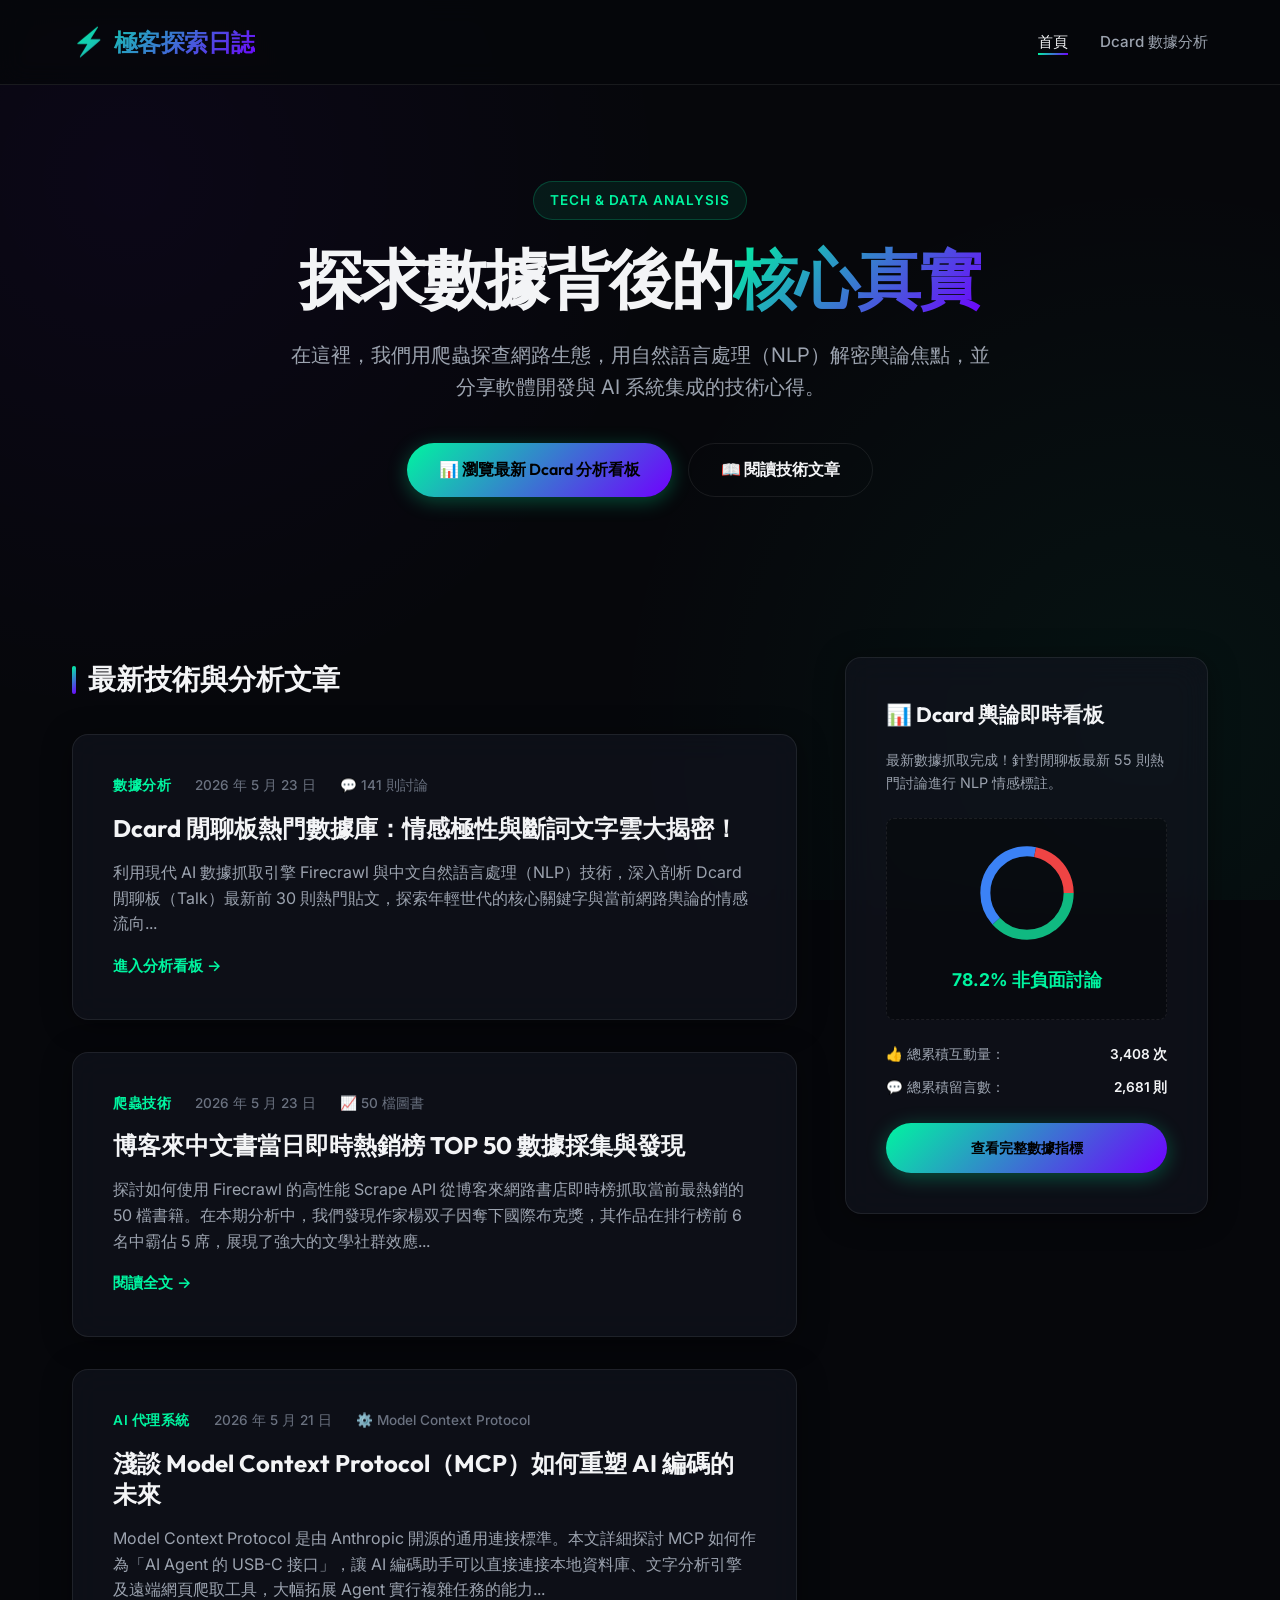
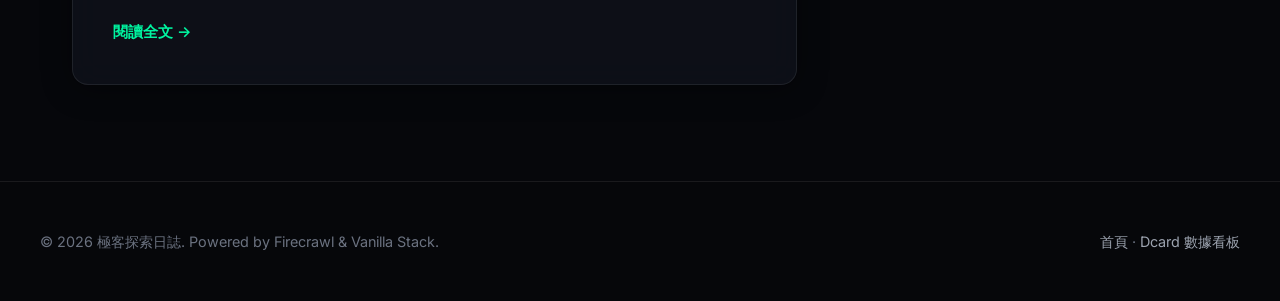
<file: blog/index.html>
<!DOCTYPE html>
<html lang="zh-TW">
<head>
    <meta charset="UTF-8">
    <meta name="viewport" content="width=device-width, initial-scale=1.0">
    
    <!-- SEO Meta Tags -->
    <title>極客探索日誌 | 技術與數據洞察部落格</title>
    <meta name="description" content="分享最新的軟體開發技術、AI 代理系統、Web 數據爬取以及自然語言處理（NLP）輿情分析的個人部落格。">
    
    <!-- CSS Stylesheet -->
    <link rel="stylesheet" href="style.css">
</head>
<body>

    <!-- --- Header Navigation --- -->
    <header>
        <div class="nav-container">
            <a href="index.html" class="logo" id="nav-logo">
                <span style="font-size: 1.7rem;">⚡</span> 極客探索日誌
            </a>
            <nav>
                <ul class="nav-links">
                    <li><a href="index.html" class="active" id="nav-home">首頁</a></li>
                    <li><a href="dcard-analysis.html" id="nav-analytics">Dcard 數據分析</a></li>
                </ul>
            </nav>
        </div>
    </header>

    <!-- --- Hero Section --- -->
    <section class="hero" id="hero-banner">
        <span class="hero-tag">Tech & Data Analysis</span>
        <h1>探求數據背後的<span>核心真實</span></h1>
        <p>在這裡，我們用爬蟲探查網路生態，用自然語言處理（NLP）解密輿論焦點，並分享軟體開發與 AI 系統集成的技術心得。</p>
        <div style="display: flex; justify-content: center; gap: 1rem;">
            <a href="dcard-analysis.html" class="btn btn-primary" id="hero-cta-primary">
                📊 瀏覽最新 Dcard 分析看板
            </a>
            <a href="#recent-posts-list" class="btn btn-secondary" id="hero-cta-secondary">
                📖 閱讀技術文章
            </a>
        </div>
    </section>

    <!-- --- Main Content Grid --- -->
    <main class="main-container">
        <div class="home-layout">
            
            <!-- Left Column: Blog Posts -->
            <section class="posts-section">
                <h2 class="section-title" id="sec-title-posts">最新技術與分析文章</h2>
                
                <div class="post-list" id="recent-posts-list">
                    <!-- The Dcard Post will be dynamically prepended here by app.js -->
                    
                    <article class="post-card glass-card" id="blog-post-books">
                        <div class="post-meta">
                            <span class="tag">爬蟲技術</span>
                            <span>2026 年 5 月 23 日</span>
                            <span>📈 50 檔圖書</span>
                        </div>
                        <h3><a href="javascript:void(0)">博客來中文書當日即時熱銷榜 TOP 50 數據採集與發現</a></h3>
                        <p>探討如何使用 Firecrawl 的高性能 Scrape API 從博客來網路書店即時榜抓取當前最熱銷的 50 檔書籍。在本期分析中，我們發現作家楊双子因奪下國際布克獎，其作品在排行榜前 6 名中霸佔 5 席，展現了強大的文學社群效應...</p>
                        <div>
                            <a href="javascript:void(0)" class="read-more">閱讀全文 →</a>
                        </div>
                    </article>

                    <article class="post-card glass-card" id="blog-post-mcp">
                        <div class="post-meta">
                            <span class="tag">AI 代理系統</span>
                            <span>2026 年 5 月 21 日</span>
                            <span>⚙️ Model Context Protocol</span>
                        </div>
                        <h3><a href="javascript:void(0)">淺談 Model Context Protocol（MCP）如何重塑 AI 編碼的未來</a></h3>
                        <p>Model Context Protocol 是由 Anthropic 開源的通用連接標準。本文詳細探討 MCP 如何作為「AI Agent 的 USB-C 接口」，讓 AI 編碼助手可以直接連接本地資料庫、文字分析引擎及遠端網頁爬取工具，大幅拓展 Agent 實行複雜任務的能力...</p>
                        <div>
                            <a href="javascript:void(0)" class="read-more">閱讀全文 →</a>
                        </div>
                    </article>
                </div>
            </section>

            <!-- Right Column: Sidebar -->
            <aside class="sidebar">
                
                <!-- Dcard Analytics Preview Card -->
                <div class="glass-card" style="position: sticky; top: 120px;" id="sidebar-preview-card">
                    <h3 style="font-family: var(--font-heading); font-size: 1.3rem; margin-bottom: 1rem; display: flex; align-items: center; gap: 0.5rem;">
                        📊 Dcard 輿論即時看板
                    </h3>
                    <p style="color: var(--color-text-secondary); font-size: 0.9rem; margin-bottom: 1rem;">
                        最新數據抓取完成！針對閒聊板最新 55 則熱門討論進行 NLP 情感標註。
                    </p>
                    
                    <div class="preview-chart-box">
                        <svg width="100" height="100" viewBox="0 0 120 120">
                            <circle cx="60" cy="60" r="50" fill="transparent" stroke="rgba(255,255,255,0.05)" stroke-width="12" />
                            <circle cx="60" cy="60" r="50" fill="transparent" stroke="var(--color-positive)" stroke-width="12" stroke-dasharray="120 314" stroke-dashoffset="0" />
                            <circle cx="60" cy="60" r="50" fill="transparent" stroke="var(--color-neutral)" stroke-width="12" stroke-dasharray="125 314" stroke-dashoffset="-120" />
                            <circle cx="60" cy="60" r="50" fill="transparent" stroke="var(--color-negative)" stroke-width="12" stroke-dasharray="69 314" stroke-dashoffset="-245" />
                        </svg>
                        <div style="font-size: 1.1rem; font-weight: 700; color: var(--accent-emerald);">78.2% 非負面討論</div>
                    </div>
                    
                    <div style="display: flex; flex-direction: column; gap: 0.75rem; font-size: 0.85rem; color: var(--color-text-secondary); margin-bottom: 1.5rem;">
                        <div style="display: flex; justify-content: space-between;">
                            <span>👍 總累積互動量：</span>
                            <span style="font-weight: 600; color: var(--color-text-primary);">3,408 次</span>
                        </div>
                        <div style="display: flex; justify-content: space-between;">
                            <span>💬 總累積留言數：</span>
                            <span style="font-weight: 600; color: var(--color-text-primary);">2,681 則</span>
                        </div>
                    </div>
                    
                    <a href="dcard-analysis.html" class="btn btn-primary" style="width: 100%; justify-content: center; font-size: 0.9rem;" id="sidebar-cta-btn">
                        查看完整數據指標
                    </a>
                </div>
            </aside>

        </div>
    </main>

    <!-- --- Footer --- -->
    <footer>
        <div style="max-width: 1200px; margin: 0 auto; display: flex; justify-content: space-between; align-items: center; flex-wrap: wrap; gap: 1rem;">
            <p>© 2026 極客探索日誌. Powered by Firecrawl & Vanilla Stack.</p>
            <p>
                <a href="index.html">首頁</a> · 
                <a href="dcard-analysis.html">Dcard 數據看板</a>
            </p>
        </div>
    </footer>

    <!-- JS Scripts -->
    <script src="app.js"></script>
</body>
</html>
</file>
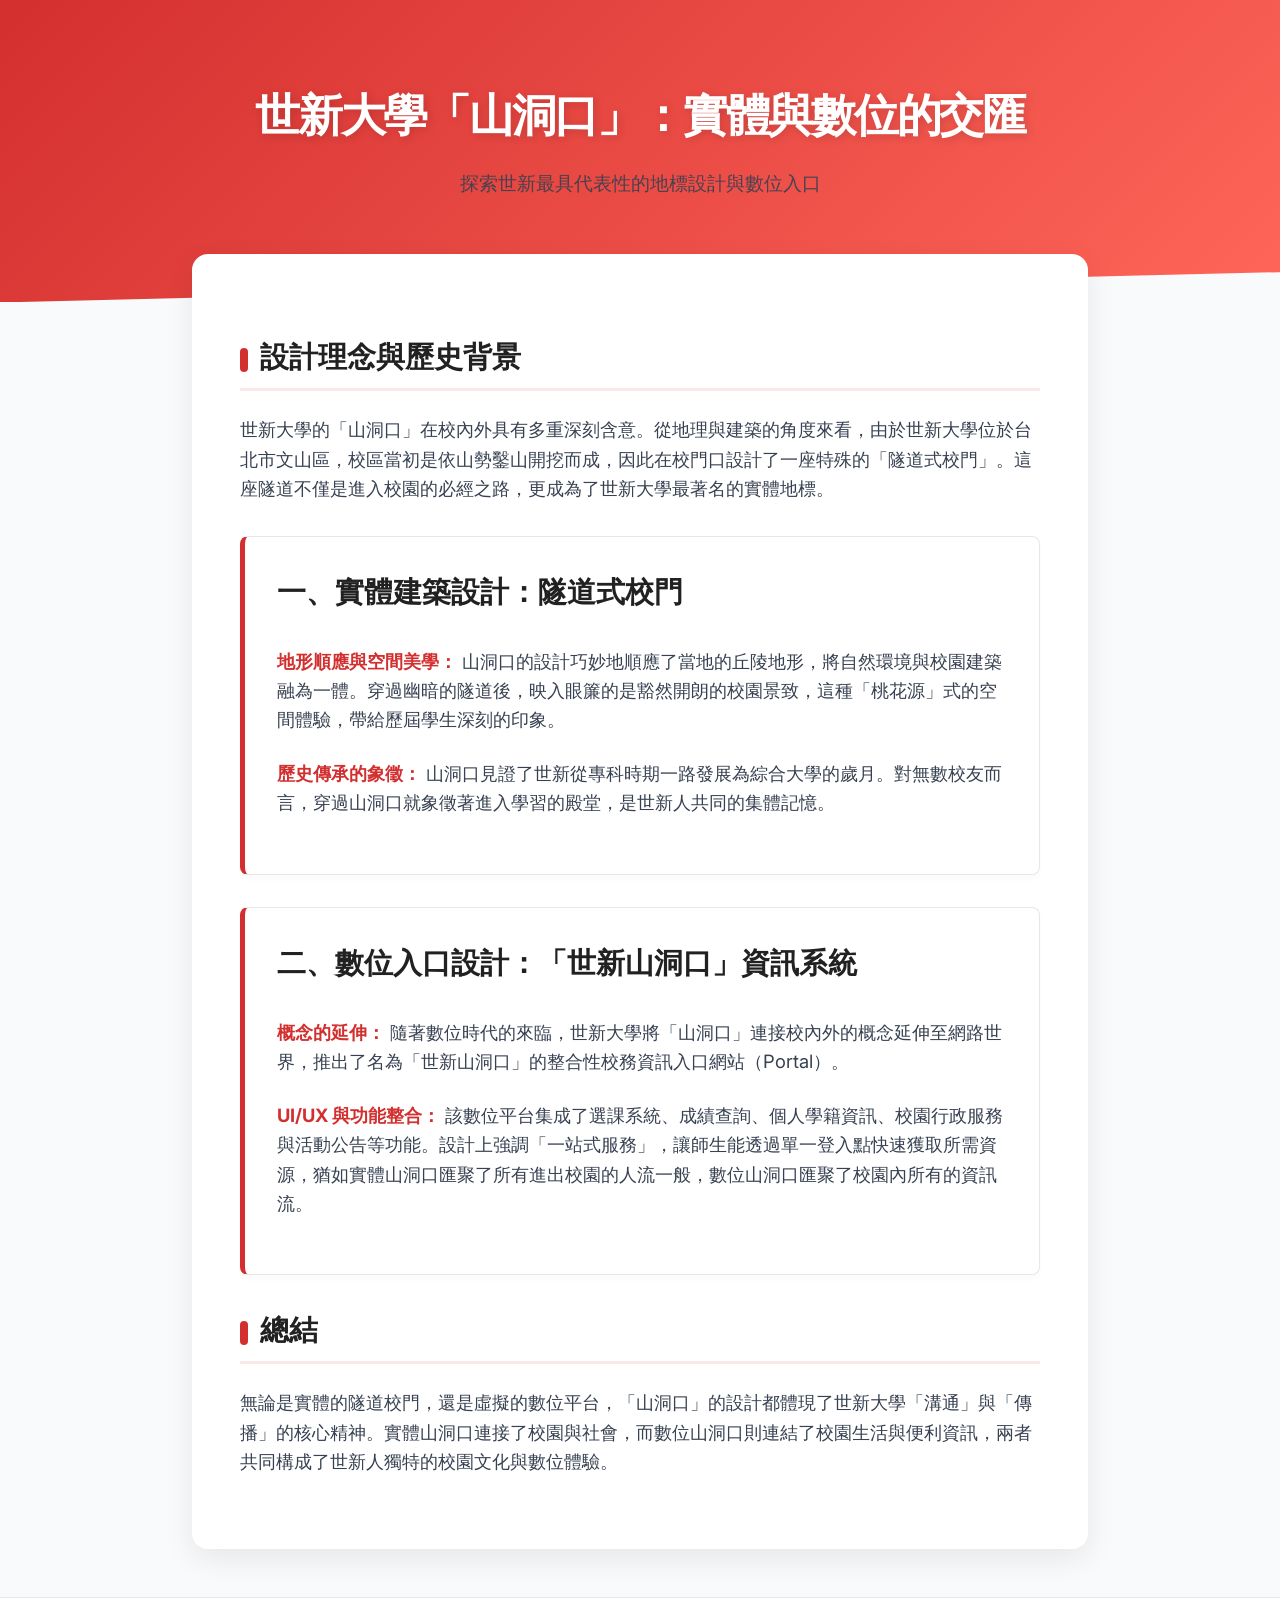
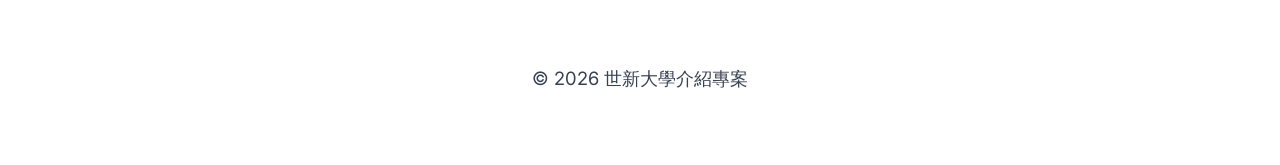
<file: shu_tunnel.html>
<!DOCTYPE html>
<html lang="zh-TW">
<head>
    <meta charset="UTF-8">
    <meta name="viewport" content="width=device-width, initial-scale=1.0">
    <meta name="description" content="世新大學「山洞口」設計介紹，包含實體隧道校門的地標意義以及數位校務資訊系統的整合設計理念。">
    <title>世新大學「山洞口」設計介紹</title>
    <style>
        /* Vanilla CSS with modern aesthetics */
        :root {
            --primary: #d32f2f;
            --primary-light: #ff6659;
            --secondary: #212121;
            --bg: #f9fafb;
            --text: #374151;
            --text-light: #6b7280;
        }
        body { 
            font-family: 'Inter', -apple-system, BlinkMacSystemFont, sans-serif; 
            background-color: var(--bg); 
            color: var(--text); 
            margin: 0; 
            padding: 0; 
            line-height: 1.6;
        }
        header { 
            background: linear-gradient(135deg, var(--primary), var(--primary-light)); 
            color: white; 
            padding: 5rem 2rem; 
            text-align: center; 
            clip-path: polygon(0 0, 100% 0, 100% 90%, 0 100%);
        }
        h1 { 
            margin: 0; 
            font-size: 2.8rem; 
            font-weight: 800;
            text-shadow: 2px 2px 8px rgba(0,0,0,0.15); 
            letter-spacing: -0.05em;
        }
        header p {
            font-size: 1.2rem;
            opacity: 0.9;
            margin-top: 1rem;
            font-weight: 300;
        }
        .container { 
            max-width: 800px; 
            margin: -3rem auto 3rem; 
            padding: 3rem; 
            background: white; 
            border-radius: 16px; 
            box-shadow: 0 10px 30px rgba(0,0,0,0.08); 
            position: relative;
            z-index: 1;
        }
        h2 { 
            color: var(--secondary); 
            font-size: 1.8rem;
            margin-top: 2rem;
            border-bottom: 3px solid rgba(211, 47, 47, 0.1); 
            padding-bottom: 0.5rem; 
        }
        h2::before {
            content: "";
            display: inline-block;
            width: 8px;
            height: 24px;
            background-color: var(--primary);
            margin-right: 12px;
            border-radius: 4px;
            vertical-align: middle;
        }
        p { 
            font-size: 1.15rem; 
            color: var(--text);
            margin-bottom: 1.5rem;
        }
        strong {
            color: var(--primary);
        }
        .card { 
            background: #ffffff; 
            border: 1px solid #e5e7eb;
            border-left: 5px solid var(--primary); 
            padding: 2rem; 
            margin: 2rem 0; 
            border-radius: 8px; 
            transition: all 0.3s cubic-bezier(0.4, 0, 0.2, 1); 
            box-shadow: 0 4px 6px rgba(0,0,0,0.02);
        }
        .card:hover { 
            transform: translateY(-8px); 
            box-shadow: 0 12px 24px rgba(0,0,0,0.1); 
            border-left-color: var(--primary-light);
        }
        .card h2 {
            border: none;
            margin-top: 0;
        }
        .card h2::before {
            display: none;
        }
        footer { 
            text-align: center; 
            padding: 3rem 2rem; 
            color: var(--text-light); 
            font-size: 0.95rem; 
            background-color: white;
            border-top: 1px solid #e5e7eb;
        }
        
        @media (max-width: 768px) {
            .container {
                margin: -2rem 1rem 2rem;
                padding: 1.5rem;
            }
            h1 {
                font-size: 2rem;
            }
        }
    </style>
    <link href="https://fonts.googleapis.com/css2?family=Inter:wght@300;400;600;800&display=swap" rel="stylesheet">
</head>
<body>
    <header>
        <h1>世新大學「山洞口」：實體與數位的交匯</h1>
        <p>探索世新最具代表性的地標設計與數位入口</p>
    </header>
    <div class="container">
        <section>
            <h2>設計理念與歷史背景</h2>
            <p>世新大學的「山洞口」在校內外具有多重深刻含意。從地理與建築的角度來看，由於世新大學位於台北市文山區，校區當初是依山勢鑿山開挖而成，因此在校門口設計了一座特殊的「隧道式校門」。這座隧道不僅是進入校園的必經之路，更成為了世新大學最著名的實體地標。</p>
        </section>

        <section class="card">
            <h2>一、實體建築設計：隧道式校門</h2>
            <p><strong>地形順應與空間美學：</strong> 山洞口的設計巧妙地順應了當地的丘陵地形，將自然環境與校園建築融為一體。穿過幽暗的隧道後，映入眼簾的是豁然開朗的校園景致，這種「桃花源」式的空間體驗，帶給歷屆學生深刻的印象。</p>
            <p><strong>歷史傳承的象徵：</strong> 山洞口見證了世新從專科時期一路發展為綜合大學的歲月。對無數校友而言，穿過山洞口就象徵著進入學習的殿堂，是世新人共同的集體記憶。</p>
        </section>

        <section class="card">
            <h2>二、數位入口設計：「世新山洞口」資訊系統</h2>
            <p><strong>概念的延伸：</strong> 隨著數位時代的來臨，世新大學將「山洞口」連接校內外的概念延伸至網路世界，推出了名為「世新山洞口」的整合性校務資訊入口網站（Portal）。</p>
            <p><strong>UI/UX 與功能整合：</strong> 該數位平台集成了選課系統、成績查詢、個人學籍資訊、校園行政服務與活動公告等功能。設計上強調「一站式服務」，讓師生能透過單一登入點快速獲取所需資源，猶如實體山洞口匯聚了所有進出校園的人流一般，數位山洞口匯聚了校園內所有的資訊流。</p>
        </section>

        <section>
            <h2>總結</h2>
            <p>無論是實體的隧道校門，還是虛擬的數位平台，「山洞口」的設計都體現了世新大學「溝通」與「傳播」的核心精神。實體山洞口連接了校園與社會，而數位山洞口則連結了校園生活與便利資訊，兩者共同構成了世新人獨特的校園文化與數位體驗。</p>
        </section>
    </div>
    <footer>
        <p>&copy; 2026 世新大學介紹專案</p>
    </footer>
</body>
</html>
</file>
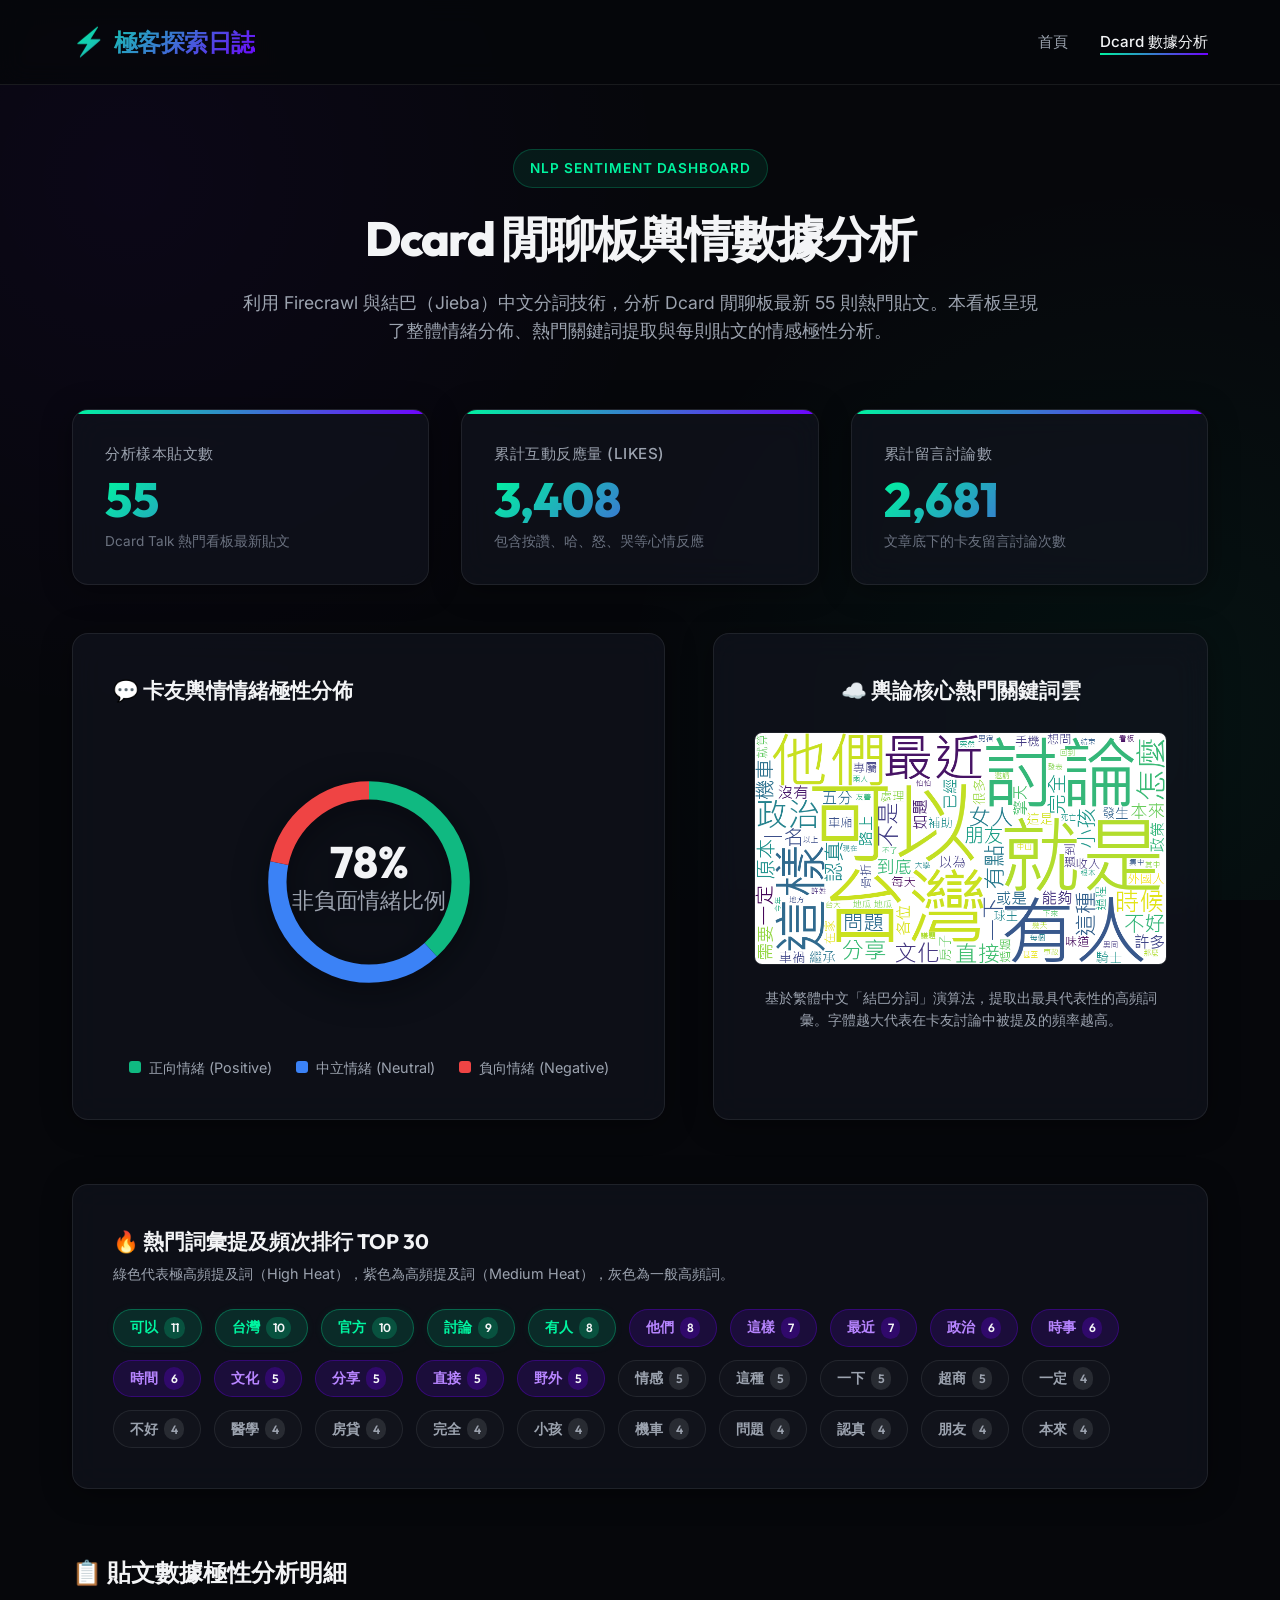
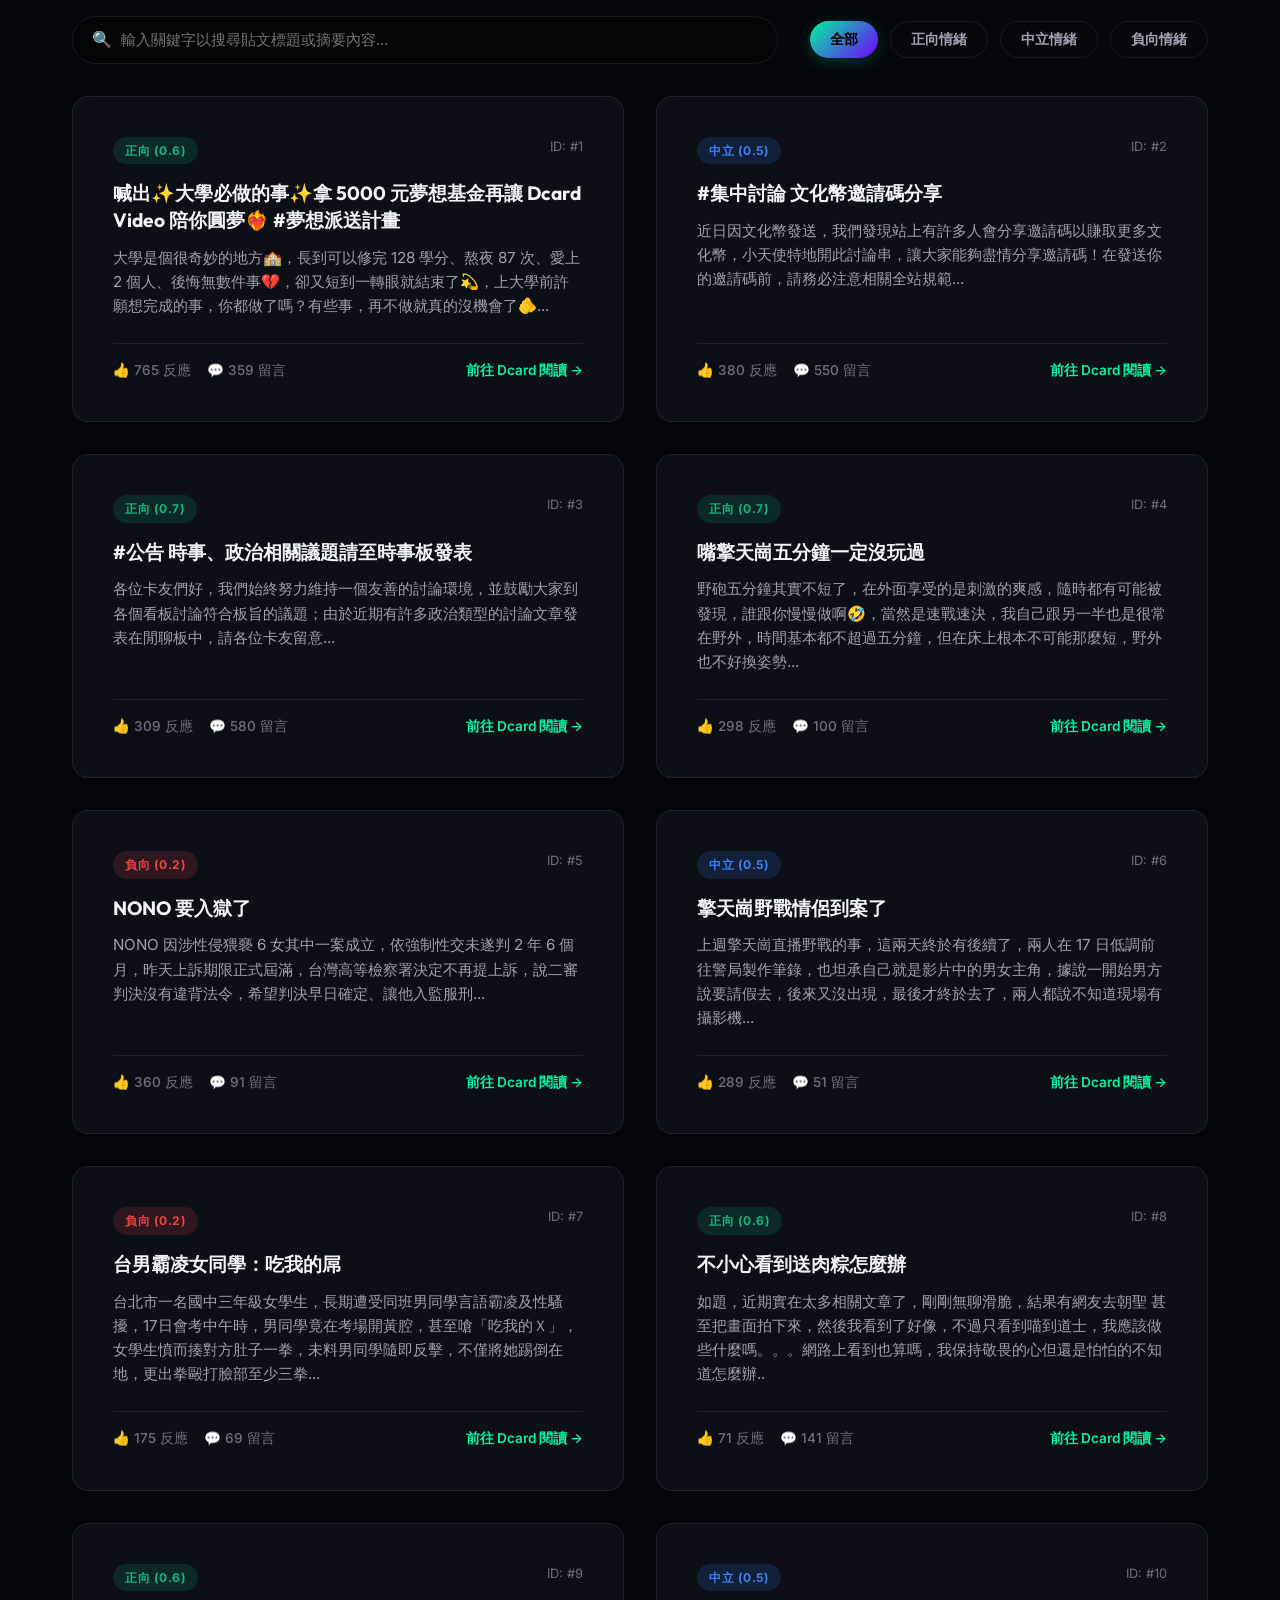
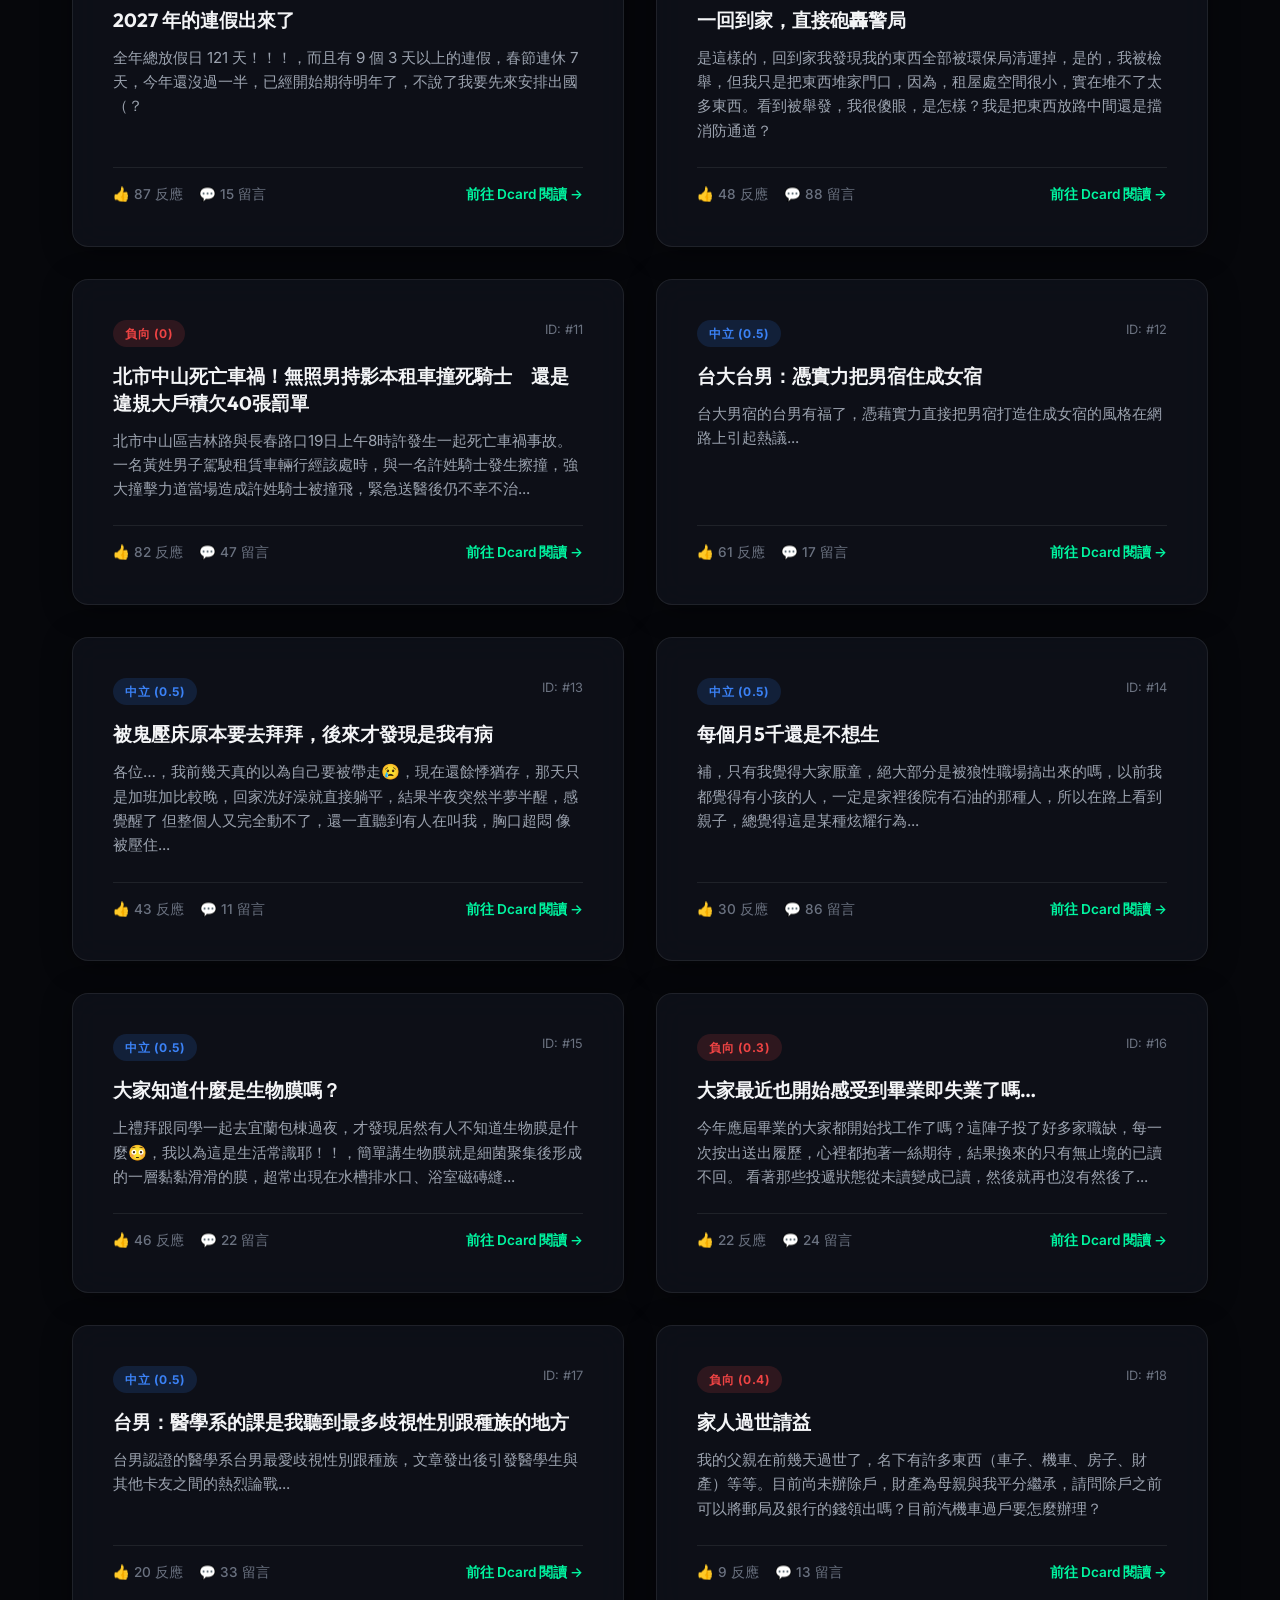
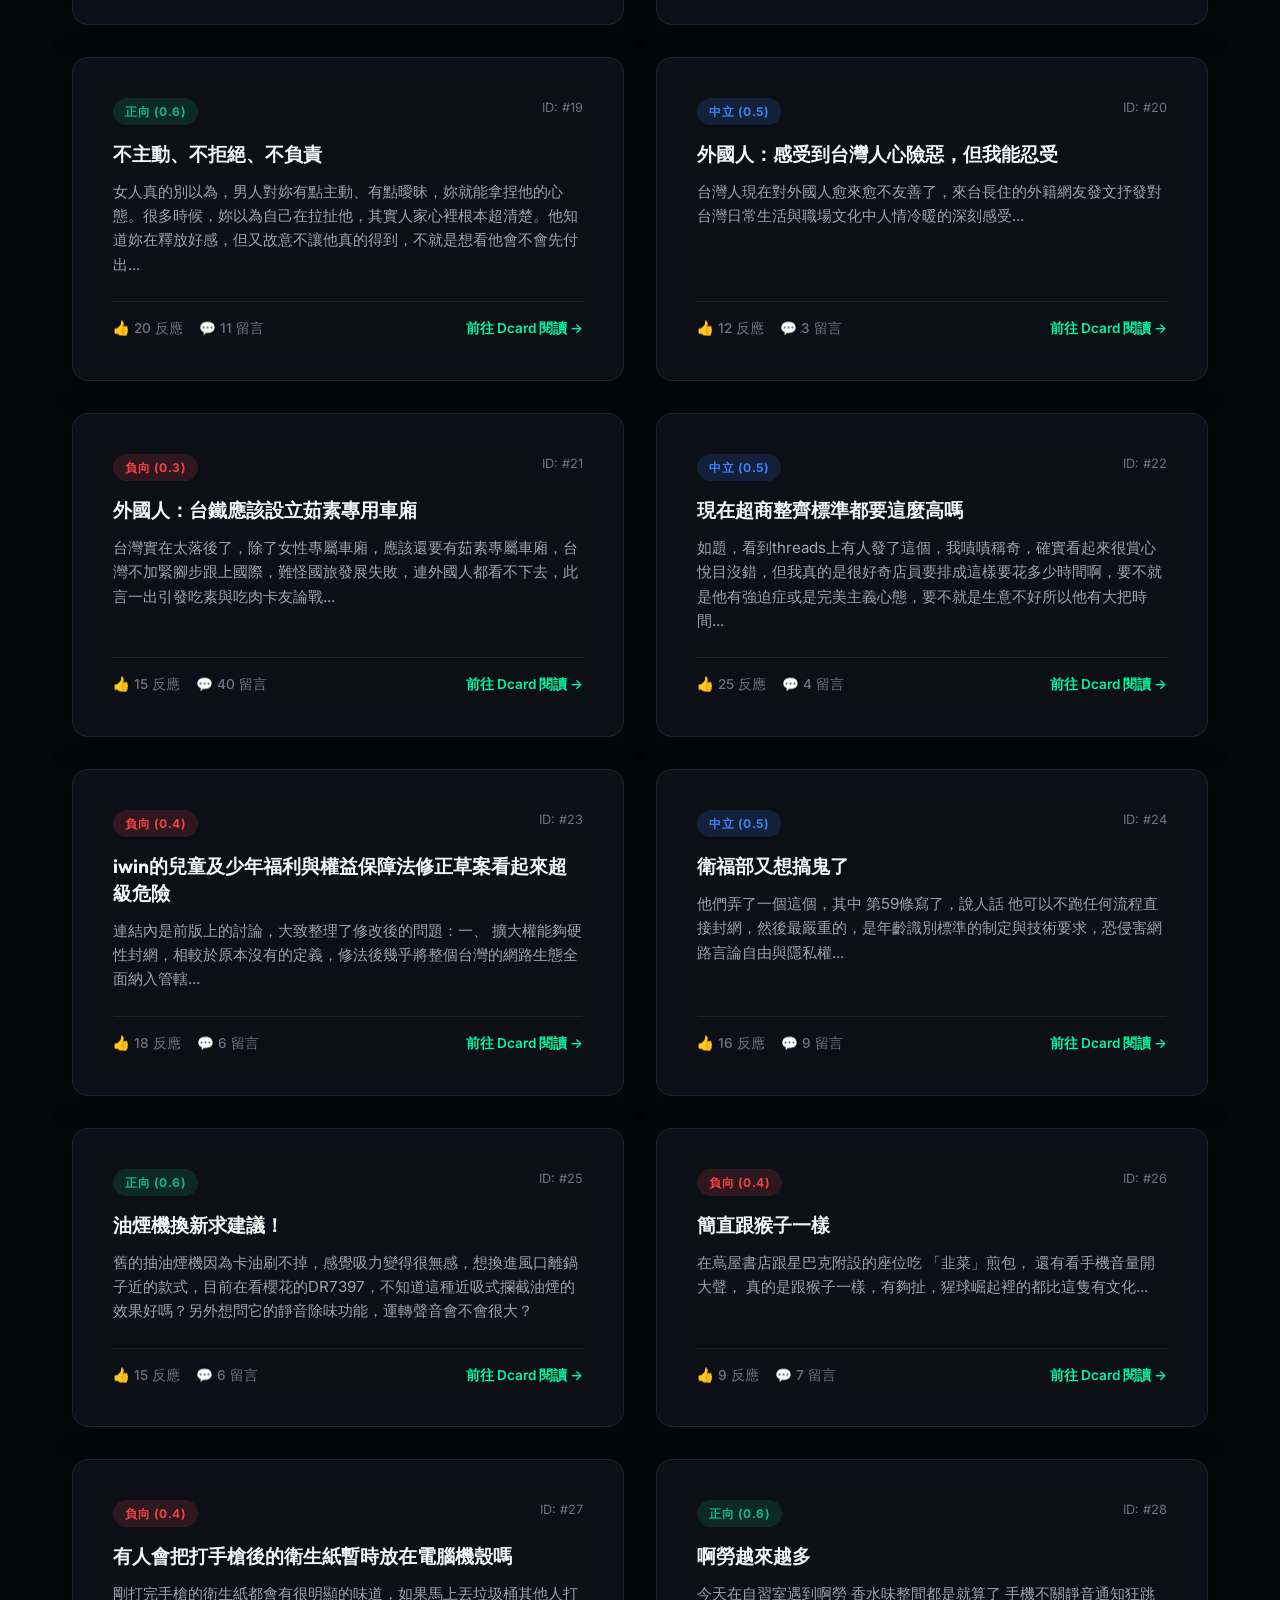
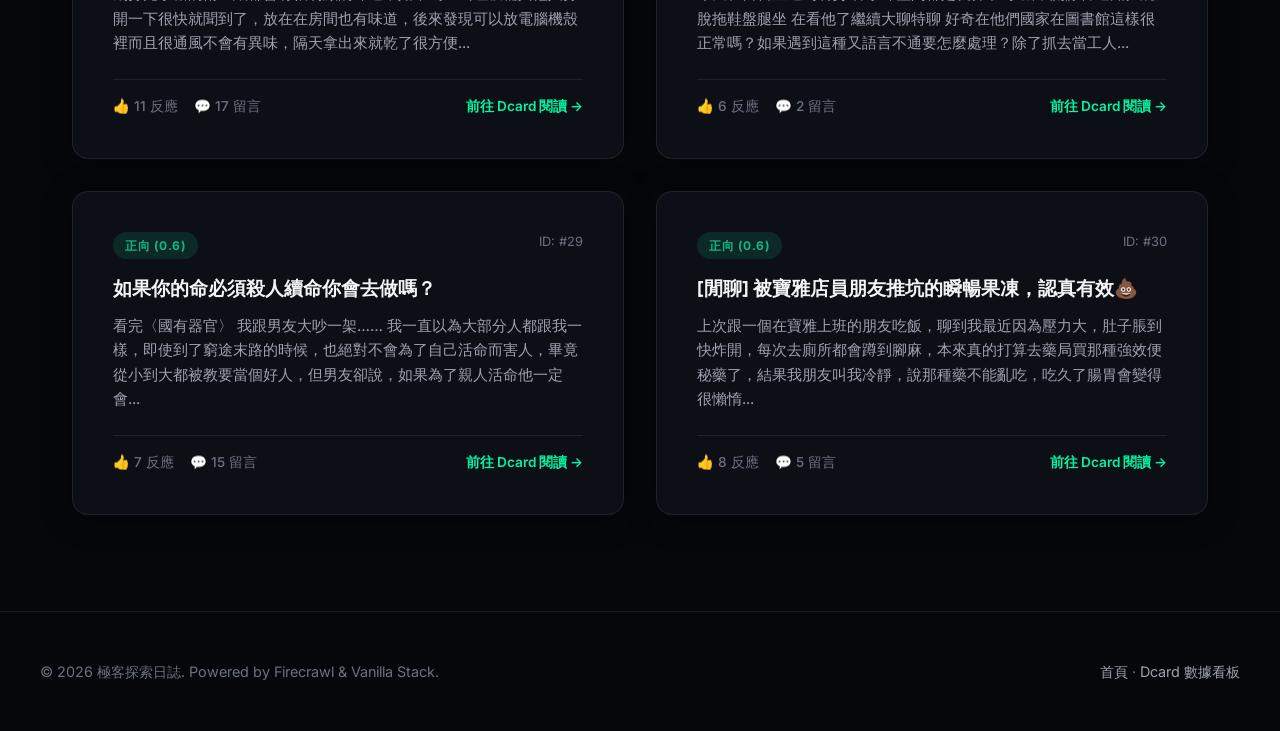
<file: blog/dcard-analysis.html>
<!DOCTYPE html>
<html lang="zh-TW">
<head>
    <meta charset="UTF-8">
    <meta name="viewport" content="width=device-width, initial-scale=1.0">
    
    <!-- SEO Meta Tags -->
    <title>Dcard 閒聊板熱門輿情分析看板 | 極客探索日誌</title>
    <meta name="description" content="使用自然語言處理（NLP）與中文斷詞技術，深度分析 Dcard 閒聊板最新熱門討論，呈現情緒極性分佈與關鍵詞文字雲。">
    
    <!-- CSS Stylesheet -->
    <link rel="stylesheet" href="style.css">
    
    <!-- Custom Page Sub-Styles for Keyword Badges -->
    <style>
        .keyword-badges-card {
            margin-bottom: 4rem;
        }
        .keyword-container {
            display: flex;
            flex-wrap: wrap;
            gap: 0.8rem;
            margin-top: 1.5rem;
        }
        .keyword-badge {
            padding: 0.4rem 1rem;
            border-radius: 50px;
            font-size: 0.9rem;
            font-family: var(--font-heading);
            font-weight: 600;
            display: inline-flex;
            align-items: center;
            gap: 0.4rem;
            border: 1px solid var(--color-border);
            transition: var(--transition-smooth);
            cursor: default;
        }
        .keyword-badge small {
            font-size: 0.75rem;
            padding: 0.1rem 0.4rem;
            border-radius: 50px;
            background: rgba(255, 255, 255, 0.1);
            color: var(--color-text-secondary);
        }
        /* Heat Colors based on Frequency */
        .keyword-badge.heat-high {
            background: rgba(0, 245, 160, 0.12);
            color: var(--accent-emerald);
            border-color: rgba(0, 245, 160, 0.3);
            box-shadow: 0 0 10px rgba(0, 245, 160, 0.05);
        }
        .keyword-badge.heat-high small {
            background: rgba(0, 245, 160, 0.2);
            color: var(--color-text-primary);
        }
        .keyword-badge.heat-med {
            background: rgba(112, 0, 255, 0.15);
            color: #b785ff;
            border-color: rgba(112, 0, 255, 0.3);
        }
        .keyword-badge.heat-med small {
            background: rgba(112, 0, 255, 0.25);
            color: var(--color-text-primary);
        }
        .keyword-badge.heat-low {
            background: rgba(255, 255, 255, 0.02);
            color: var(--color-text-secondary);
        }
        .keyword-badge:hover {
            transform: translateY(-2px);
            border-color: rgba(255, 255, 255, 0.3);
            color: var(--color-text-primary);
        }
    </style>
</head>
<body>

    <!-- --- Header Navigation --- -->
    <header>
        <div class="nav-container">
            <a href="index.html" class="logo" id="nav-logo">
                <span style="font-size: 1.7rem;">⚡</span> 極客探索日誌
            </a>
            <nav>
                <ul class="nav-links">
                    <li><a href="index.html" id="nav-home">首頁</a></li>
                    <li><a href="dcard-analysis.html" class="active" id="nav-analytics">Dcard 數據分析</a></li>
                </ul>
            </nav>
        </div>
    </header>

    <!-- --- Inner Page Hero Banner --- -->
    <section class="hero" style="padding: 4rem 2rem 2rem 2rem;">
        <span class="hero-tag">NLP Sentiment Dashboard</span>
        <h1 style="font-size: 3rem;">Dcard 閒聊板輿情數據分析</h1>
        <p style="font-size: 1.1rem; max-width: 800px; margin-bottom: 0;">
            利用 Firecrawl 與結巴（Jieba）中文分詞技術，分析 Dcard 閒聊板最新 55 則熱門貼文。本看板呈現了整體情緒分佈、熱門關鍵詞提取與每則貼文的情感極性分析。
        </p>
    </section>

    <!-- --- Dashboard Container --- -->
    <main class="main-container" style="padding-top: 2rem;">
        
        <!-- 1. Real-time statistics counters -->
        <div class="analytics-dashboard" id="dashboard-counters">
            <div class="glass-card stat-card" id="card-total-posts">
                <span class="stat-label">分析樣本貼文數</span>
                <span class="stat-value" id="stat-total-posts">0</span>
                <span class="stat-desc">Dcard Talk 熱門看板最新貼文</span>
            </div>
            <div class="glass-card stat-card" id="card-total-likes">
                <span class="stat-label">累計互動反應量 (Likes)</span>
                <span class="stat-value" id="stat-total-likes">0</span>
                <span class="stat-desc">包含按讚、哈、怒、哭等心情反應</span>
            </div>
            <div class="glass-card stat-card" id="card-total-comments">
                <span class="stat-label">累計留言討論數</span>
                <span class="stat-value" id="stat-total-comments">0</span>
                <span class="stat-desc">文章底下的卡友留言討論次數</span>
            </div>
        </div>

        <!-- 2. Charts & WordCloud Section -->
        <div class="visuals-grid">
            
            <!-- Left: Donut Chart -->
            <div class="glass-card chart-card" id="sentiment-chart-card">
                <h3 style="font-family: var(--font-heading); font-size: 1.3rem; margin-bottom: 1.5rem;">
                    💬 卡友輿情情緒極性分佈
                </h3>
                <div class="chart-container" id="sentiment-donut-container">
                    <!-- Dynamic Donut Chart SVG will be rendered here by app.js -->
                    <div style="color: var(--color-text-muted);">正在加載圖表模組...</div>
                </div>
                <ul class="legend-list">
                    <li class="legend-item"><span class="legend-color" style="background: var(--color-positive);"></span> 正向情緒 (Positive)</li>
                    <li class="legend-item"><span class="legend-color" style="background: var(--color-neutral);"></span> 中立情緒 (Neutral)</li>
                    <li class="legend-item"><span class="legend-color" style="background: var(--color-negative);"></span> 負向情緒 (Negative)</li>
                </ul>
            </div>

            <!-- Right: WordCloud Image -->
            <div class="glass-card wordcloud-card" id="wordcloud-container-card">
                <h3 style="font-family: var(--font-heading); font-size: 1.3rem; margin-bottom: 1.5rem;">
                    ☁️ 輿論核心熱門關鍵詞雲
                </h3>
                <div style="margin-bottom: 1rem;">
                    <img src="assets/dcard-wordcloud.png" alt="Dcard 閒聊板熱詞文字雲" id="wordcloud-img">
                </div>
                <p style="color: var(--color-text-secondary); font-size: 0.85rem;">
                    基於繁體中文「結巴分詞」演算法，提取出最具代表性的高頻詞彙。字體越大代表在卡友討論中被提及的頻率越高。
                </p>
            </div>

        </div>

        <!-- 3. Segmented Keyword Badges Grid -->
        <div class="glass-card keyword-badges-card" id="keyword-badges-card-block">
            <h3 style="font-family: var(--font-heading); font-size: 1.3rem;">
                🔥 熱門詞彙提及頻次排行 TOP 30
            </h3>
            <p style="color: var(--color-text-secondary); font-size: 0.9rem; margin-top: 0.25rem;">
                綠色代表極高頻提及詞（High Heat），紫色為高頻提及詞（Medium Heat），灰色為一般高頻詞。
            </p>
            <div class="keyword-container" id="keyword-badges-list">
                <!-- Badges will be dynamically populated here by app.js -->
            </div>
        </div>

        <!-- 4. Interactive Analyzed Posts Grid List -->
        <section class="posts-list-section">
            <h3 style="font-family: var(--font-heading); font-size: 1.5rem; margin-bottom: 1.5rem; display: flex; align-items: center; gap: 0.5rem;">
                📋 貼文數據極性分析明細
            </h3>
            
            <!-- Filters & Search Controls -->
            <div class="filter-bar">
                <div class="search-wrapper">
                    <span class="search-icon">🔍</span>
                    <input type="text" class="search-input" id="search-input" placeholder="輸入關鍵字以搜尋貼文標題或摘要內容...">
                </div>
                <div class="filter-tags">
                    <button class="filter-tag active" data-filter="All" id="filter-tag-all">全部</button>
                    <button class="filter-tag" data-filter="Positive" id="filter-tag-pos">正向情緒</button>
                    <button class="filter-tag" data-filter="Neutral" id="filter-tag-neu">中立情緒</button>
                    <button class="filter-tag" data-filter="Negative" id="filter-tag-neg">負向情緒</button>
                </div>
            </div>
            
            <!-- Posts Grid -->
            <div class="posts-grid" id="dcard-posts-grid">
                <!-- Cards will be dynamically rendered here by app.js -->
            </div>
        </section>

    </main>

    <!-- --- Footer --- -->
    <footer>
        <div style="max-width: 1200px; margin: 0 auto; display: flex; justify-content: space-between; align-items: center; flex-wrap: wrap; gap: 1rem;">
            <p>© 2026 極客探索日誌. Powered by Firecrawl & Vanilla Stack.</p>
            <p>
                <a href="index.html">首頁</a> · 
                <a href="dcard-analysis.html">Dcard 數據看板</a>
            </p>
        </div>
    </footer>

    <!-- JS Scripts -->
    <script src="app.js"></script>
</body>
</html>
</file>
<file: blog/style.css>
/* ==========================================================================
   Obsidian Glassmorphism Design System (Vanilla CSS)
   ========================================================================== */

/* --- Google Fonts Integration --- */
@import url('https://fonts.googleapis.com/css2?family=Inter:wght@300;400;500;600;700;800&family=Outfit:wght@300;400;500;600;700;800&display=swap');

/* --- Design Tokens / Theme Variables --- */
:root {
    --font-heading: 'Outfit', -apple-system, BlinkMacSystemFont, "Segoe UI", Roboto, Helvetica, Arial, sans-serif;
    --font-body: 'Inter', -apple-system, BlinkMacSystemFont, "Segoe UI", Roboto, Helvetica, Arial, sans-serif;

    /* Color Palette */
    --color-bg-deep: #06070b;
    --color-bg-card: rgba(18, 20, 32, 0.65);
    --color-bg-card-hover: rgba(28, 30, 48, 0.8);
    --color-border: rgba(255, 255, 255, 0.08);
    --color-border-focus: rgba(0, 245, 160, 0.4);
    
    --color-text-primary: #f3f4f6;
    --color-text-secondary: #9ca3af;
    --color-text-muted: #6b7280;
    
    /* Neon Accent Gradients */
    --accent-emerald: #00f5a0;
    --accent-violet: #7000ff;
    --gradient-accent: linear-gradient(135deg, var(--accent-emerald) 0%, var(--accent-violet) 100%);
    --gradient-glow: 0 8px 32px 0 rgba(0, 245, 160, 0.15);
    
    /* Semantic Colors */
    --color-positive: #10b981;
    --color-positive-bg: rgba(16, 185, 129, 0.15);
    --color-neutral: #3b82f6;
    --color-neutral-bg: rgba(59, 130, 246, 0.15);
    --color-negative: #ef4444;
    --color-negative-bg: rgba(239, 68, 68, 0.15);

    /* UI Spacing */
    --radius-sm: 8px;
    --radius-md: 16px;
    --radius-lg: 24px;
    --transition-smooth: all 0.3s cubic-bezier(0.4, 0, 0.2, 1);
}

/* --- Base Resets & General Styles --- */
* {
    margin: 0;
    padding: 0;
    box-sizing: border-box;
}

body {
    background-color: var(--color-bg-deep);
    color: var(--color-text-primary);
    font-family: var(--font-body);
    line-height: 1.6;
    overflow-x: hidden;
    background-image: 
        radial-gradient(circle at 10% 20%, rgba(112, 0, 255, 0.05) 0%, transparent 40%),
        radial-gradient(circle at 90% 80%, rgba(0, 245, 160, 0.05) 0%, transparent 40%);
    background-attachment: fixed;
}

/* --- Styled Scrollbar --- */
::-webkit-scrollbar {
    width: 8px;
}
::-webkit-scrollbar-track {
    background: var(--color-bg-deep);
}
::-webkit-scrollbar-thumb {
    background: rgba(255, 255, 255, 0.1);
    border-radius: 4px;
}
::-webkit-scrollbar-thumb:hover {
    background: var(--gradient-accent);
}

/* --- Header / Navigation --- */
header {
    border-bottom: 1px solid var(--color-border);
    background: rgba(6, 7, 11, 0.8);
    backdrop-filter: blur(12px);
    position: sticky;
    top: 0;
    z-index: 100;
}

.nav-container {
    max-width: 1200px;
    margin: 0 auto;
    display: flex;
    justify-content: space-between;
    align-items: center;
    padding: 1.25rem 2rem;
}

.logo {
    font-family: var(--font-heading);
    font-size: 1.5rem;
    font-weight: 800;
    letter-spacing: -0.5px;
    background: var(--gradient-accent);
    -webkit-background-clip: text;
    -webkit-text-fill-color: transparent;
    text-decoration: none;
    display: flex;
    align-items: center;
    gap: 0.5rem;
}

.nav-links {
    display: flex;
    gap: 2rem;
    list-style: none;
}

.nav-links a {
    color: var(--color-text-secondary);
    text-decoration: none;
    font-weight: 500;
    font-size: 0.95rem;
    transition: var(--transition-smooth);
    position: relative;
    padding: 0.25rem 0;
}

.nav-links a:hover,
.nav-links a.active {
    color: var(--color-text-primary);
}

.nav-links a::after {
    content: '';
    position: absolute;
    bottom: 0;
    left: 0;
    width: 0;
    height: 2px;
    background: var(--gradient-accent);
    transition: var(--transition-smooth);
}

.nav-links a:hover::after,
.nav-links a.active::after {
    width: 100%;
}

/* --- Hero Banner Layout --- */
.hero {
    padding: 6rem 2rem;
    max-width: 1200px;
    margin: 0 auto;
    text-align: center;
    position: relative;
}

.hero-tag {
    display: inline-block;
    padding: 0.5rem 1rem;
    background: rgba(0, 245, 160, 0.08);
    border: 1px solid rgba(0, 245, 160, 0.2);
    border-radius: 50px;
    font-size: 0.85rem;
    font-weight: 600;
    color: var(--accent-emerald);
    text-transform: uppercase;
    letter-spacing: 1px;
    margin-bottom: 1.5rem;
    animation: pulse 2s infinite;
}

.hero h1 {
    font-family: var(--font-heading);
    font-size: 4rem;
    font-weight: 800;
    line-height: 1.1;
    margin-bottom: 1.5rem;
    letter-spacing: -2px;
}

.hero h1 span {
    background: var(--gradient-accent);
    -webkit-background-clip: text;
    -webkit-text-fill-color: transparent;
}

.hero p {
    color: var(--color-text-secondary);
    font-size: 1.25rem;
    max-width: 700px;
    margin: 0 auto 2.5rem auto;
}

/* --- Interactive Premium Button --- */
.btn {
    display: inline-flex;
    align-items: center;
    gap: 0.75rem;
    padding: 0.85rem 2rem;
    border-radius: 50px;
    font-family: var(--font-heading);
    font-weight: 600;
    text-decoration: none;
    transition: var(--transition-smooth);
    cursor: pointer;
}

.btn-primary {
    background: var(--gradient-accent);
    color: #000;
    border: none;
    box-shadow: 0 4px 20px rgba(0, 245, 160, 0.3);
}

.btn-primary:hover {
    transform: translateY(-3px);
    box-shadow: 0 8px 30px rgba(0, 245, 160, 0.5);
}

.btn-secondary {
    background: transparent;
    color: var(--color-text-primary);
    border: 1px solid var(--color-border);
}

.btn-secondary:hover {
    border-color: var(--accent-emerald);
    background: rgba(0, 245, 160, 0.03);
}

/* --- Container / Grid System --- */
.main-container {
    max-width: 1200px;
    margin: 0 auto;
    padding: 0 2rem 6rem 2rem;
}

.glass-card {
    background: var(--color-bg-card);
    border: 1px solid var(--color-border);
    border-radius: var(--radius-md);
    padding: 2.5rem;
    backdrop-filter: blur(16px);
    transition: var(--transition-smooth);
    box-shadow: 0 4px 30px rgba(0, 0, 0, 0.4);
}

.glass-card:hover {
    border-color: rgba(255, 255, 255, 0.15);
    background: var(--color-bg-card-hover);
    box-shadow: 0 8px 40px rgba(0, 0, 0, 0.6);
}

/* --- Home Layout: Blog Lists --- */
.home-layout {
    display: grid;
    grid-template-columns: 2fr 1fr;
    gap: 3rem;
    margin-top: 4rem;
}

.section-title {
    font-family: var(--font-heading);
    font-size: 1.75rem;
    font-weight: 700;
    margin-bottom: 2rem;
    display: flex;
    align-items: center;
    gap: 0.75rem;
}

.section-title::before {
    content: '';
    width: 4px;
    height: 1.75rem;
    background: var(--gradient-accent);
    border-radius: 2px;
}

.post-list {
    display: flex;
    flex-direction: column;
    gap: 2rem;
}

.post-card {
    display: flex;
    flex-direction: column;
    gap: 1rem;
}

.post-meta {
    display: flex;
    gap: 1.5rem;
    color: var(--color-text-muted);
    font-size: 0.85rem;
    font-weight: 500;
}

.post-meta .tag {
    color: var(--accent-emerald);
    text-transform: uppercase;
    font-weight: 600;
    letter-spacing: 0.5px;
}

.post-card h3 {
    font-family: var(--font-heading);
    font-size: 1.5rem;
    font-weight: 700;
    line-height: 1.3;
}

.post-card h3 a {
    color: var(--color-text-primary);
    text-decoration: none;
    transition: var(--transition-smooth);
}

.post-card h3 a:hover {
    color: var(--accent-emerald);
}

.post-card p {
    color: var(--color-text-secondary);
}

.read-more {
    color: var(--accent-emerald);
    text-decoration: none;
    font-weight: 600;
    font-size: 0.95rem;
    display: inline-flex;
    align-items: center;
    gap: 0.25rem;
    transition: var(--transition-smooth);
}

.read-more:hover {
    color: var(--color-text-primary);
    gap: 0.5rem;
}

/* --- Sidebar Analytics Preview Card --- */
.sidebar {
    display: flex;
    flex-direction: column;
    gap: 2rem;
}

.preview-chart-box {
    margin: 1.5rem 0;
    padding: 1.5rem;
    background: rgba(0, 0, 0, 0.3);
    border-radius: var(--radius-sm);
    text-align: center;
    border: 1px dashed var(--color-border);
}

.preview-chart-box svg {
    margin-bottom: 1rem;
}

/* --- Dcard Analytics Layout --- */
.analytics-dashboard {
    display: grid;
    grid-template-columns: repeat(3, 1fr);
    gap: 2rem;
    margin-bottom: 3rem;
}

.stat-card {
    padding: 2rem;
    display: flex;
    flex-direction: column;
    gap: 0.5rem;
    position: relative;
    overflow: hidden;
}

.stat-card::before {
    content: '';
    position: absolute;
    top: 0;
    left: 0;
    width: 100%;
    height: 4px;
    background: var(--gradient-accent);
}

.stat-label {
    color: var(--color-text-secondary);
    font-weight: 500;
    font-size: 0.95rem;
    text-transform: uppercase;
    letter-spacing: 0.5px;
}

.stat-value {
    font-family: var(--font-heading);
    font-size: 3rem;
    font-weight: 800;
    line-height: 1;
    background: var(--gradient-accent);
    -webkit-background-clip: text;
    -webkit-text-fill-color: transparent;
}

.stat-desc {
    color: var(--color-text-muted);
    font-size: 0.85rem;
}

/* --- Visuals Section (Charts & Wordcloud) --- */
.visuals-grid {
    display: grid;
    grid-template-columns: 1.2fr 1fr;
    gap: 3rem;
    margin-bottom: 4rem;
}

.chart-card {
    height: 100%;
    display: flex;
    flex-direction: column;
}

.chart-container {
    flex-grow: 1;
    display: flex;
    justify-content: center;
    align-items: center;
    min-height: 300px;
    position: relative;
}

.wordcloud-card {
    text-align: center;
}

.wordcloud-card img {
    max-width: 100%;
    height: auto;
    border-radius: var(--radius-sm);
    border: 1px solid var(--color-border);
    transition: var(--transition-smooth);
}

.wordcloud-card img:hover {
    transform: scale(1.02);
    border-color: var(--accent-emerald);
    box-shadow: var(--gradient-glow);
}

/* --- SVG Sentiment Donut Chart --- */
.donut-segment {
    transform: rotate(-90deg);
    transform-origin: center;
    transition: var(--transition-smooth);
    cursor: pointer;
}

.donut-segment:hover {
    stroke-width: 14;
}

.donut-label {
    font-family: var(--font-heading);
    font-size: 1.5rem;
    font-weight: 800;
    fill: var(--color-text-primary);
}

.donut-sub {
    font-family: var(--font-body);
    font-size: 0.75rem;
    fill: var(--color-text-secondary);
}

.legend-list {
    display: flex;
    justify-content: center;
    gap: 1.5rem;
    margin-top: 1.5rem;
    list-style: none;
}

.legend-item {
    display: flex;
    align-items: center;
    gap: 0.5rem;
    font-size: 0.9rem;
    color: var(--color-text-secondary);
}

.legend-color {
    width: 12px;
    height: 12px;
    border-radius: 3px;
}

/* --- Filter & Search UI --- */
.filter-bar {
    display: flex;
    justify-content: space-between;
    align-items: center;
    margin-bottom: 2rem;
    gap: 2rem;
}

.search-wrapper {
    flex-grow: 1;
    position: relative;
}

.search-input {
    width: 100%;
    padding: 0.85rem 1.5rem 0.85rem 3rem;
    border-radius: 50px;
    border: 1px solid var(--color-border);
    background: rgba(0, 0, 0, 0.4);
    color: var(--color-text-primary);
    font-family: var(--font-body);
    font-size: 0.95rem;
    outline: none;
    transition: var(--transition-smooth);
}

.search-input:focus {
    border-color: var(--accent-emerald);
    box-shadow: 0 0 15px rgba(0, 245, 160, 0.1);
}

.search-icon {
    position: absolute;
    left: 1.25rem;
    top: 50%;
    transform: translateY(-50%);
    color: var(--color-text-muted);
}

.filter-tags {
    display: flex;
    gap: 0.75rem;
}

.filter-tag {
    padding: 0.5rem 1.25rem;
    border-radius: 50px;
    border: 1px solid var(--color-border);
    background: transparent;
    color: var(--color-text-secondary);
    font-family: var(--font-heading);
    font-weight: 600;
    font-size: 0.9rem;
    cursor: pointer;
    transition: var(--transition-smooth);
}

.filter-tag:hover {
    color: var(--color-text-primary);
    border-color: rgba(255, 255, 255, 0.2);
}

.filter-tag.active {
    background: var(--gradient-accent);
    color: #000;
    border: none;
    box-shadow: 0 4px 15px rgba(0, 245, 160, 0.2);
}

/* --- Dcard Post Grid Listing --- */
.posts-grid {
    display: grid;
    grid-template-columns: repeat(2, 1fr);
    gap: 2rem;
}

.dcard-card {
    display: flex;
    flex-direction: column;
    justify-content: space-between;
    height: 100%;
}

.dcard-card-header {
    display: flex;
    justify-content: space-between;
    align-items: flex-start;
    gap: 1rem;
    margin-bottom: 1rem;
}

.dcard-card h4 {
    font-family: var(--font-heading);
    font-size: 1.2rem;
    font-weight: 700;
    line-height: 1.4;
}

.dcard-card h4 a {
    color: var(--color-text-primary);
    text-decoration: none;
    transition: var(--transition-smooth);
}

.dcard-card h4 a:hover {
    color: var(--accent-emerald);
}

.sentiment-badge {
    padding: 0.25rem 0.75rem;
    border-radius: 50px;
    font-size: 0.75rem;
    font-weight: 700;
    text-transform: uppercase;
    letter-spacing: 0.5px;
    display: inline-block;
}

.sentiment-positive {
    background: var(--color-positive-bg);
    color: var(--color-positive);
}

.sentiment-neutral {
    background: var(--color-neutral-bg);
    color: var(--color-neutral);
}

.sentiment-negative {
    background: var(--color-negative-bg);
    color: var(--color-negative);
}

.dcard-desc {
    color: var(--color-text-secondary);
    font-size: 0.95rem;
    margin-bottom: 1.5rem;
}

.dcard-footer {
    display: flex;
    justify-content: space-between;
    align-items: center;
    border-top: 1px solid var(--color-border);
    padding-top: 1rem;
    margin-top: auto;
}

.dcard-stats {
    display: flex;
    gap: 1rem;
    color: var(--color-text-muted);
    font-size: 0.85rem;
    font-weight: 500;
}

.dcard-stats span {
    display: flex;
    align-items: center;
    gap: 0.35rem;
}

/* --- Footer --- */
footer {
    border-top: 1px solid var(--color-border);
    padding: 3rem 2rem;
    text-align: center;
    color: var(--color-text-muted);
    font-size: 0.9rem;
    background: rgba(6, 7, 11, 0.9);
}

footer a {
    color: var(--color-text-secondary);
    text-decoration: none;
    transition: var(--transition-smooth);
}

footer a:hover {
    color: var(--accent-emerald);
}

/* --- Animations --- */
@keyframes pulse {
    0% { transform: scale(1); opacity: 1; }
    50% { transform: scale(1.05); opacity: 0.8; }
    100% { transform: scale(1); opacity: 1; }
}

/* --- Responsive Adjustments --- */
@media (max-width: 968px) {
    .home-layout,
    .visuals-grid {
        grid-template-columns: 1fr;
    }
    
    .analytics-dashboard {
        grid-template-columns: repeat(2, 1fr);
    }
    
    .posts-grid {
        grid-template-columns: 1fr;
    }
    
    .hero h1 {
        font-size: 3rem;
    }
    
    .filter-bar {
        flex-direction: column;
        align-items: stretch;
    }
}

@media (max-width: 576px) {
    .analytics-dashboard {
        grid-template-columns: 1fr;
    }
    
    .nav-container {
        flex-direction: column;
        gap: 1rem;
    }
}
</file>
